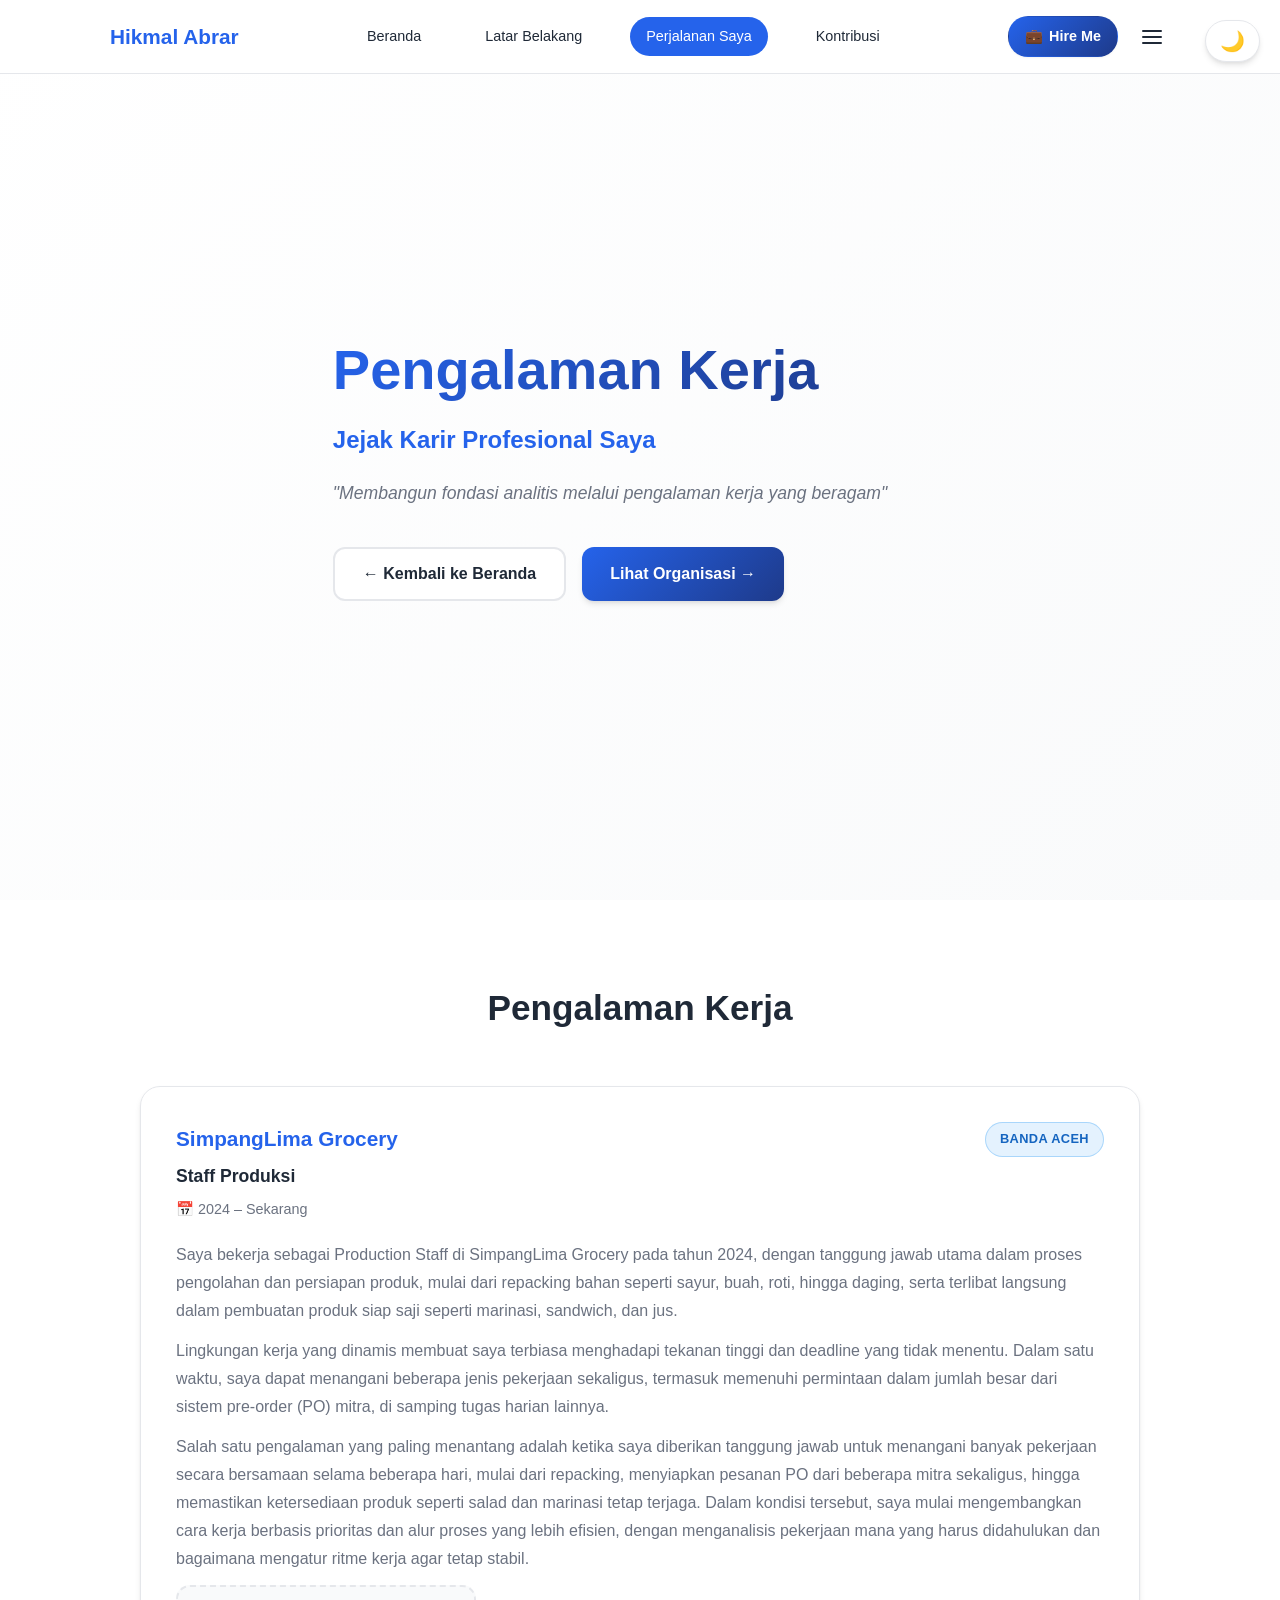
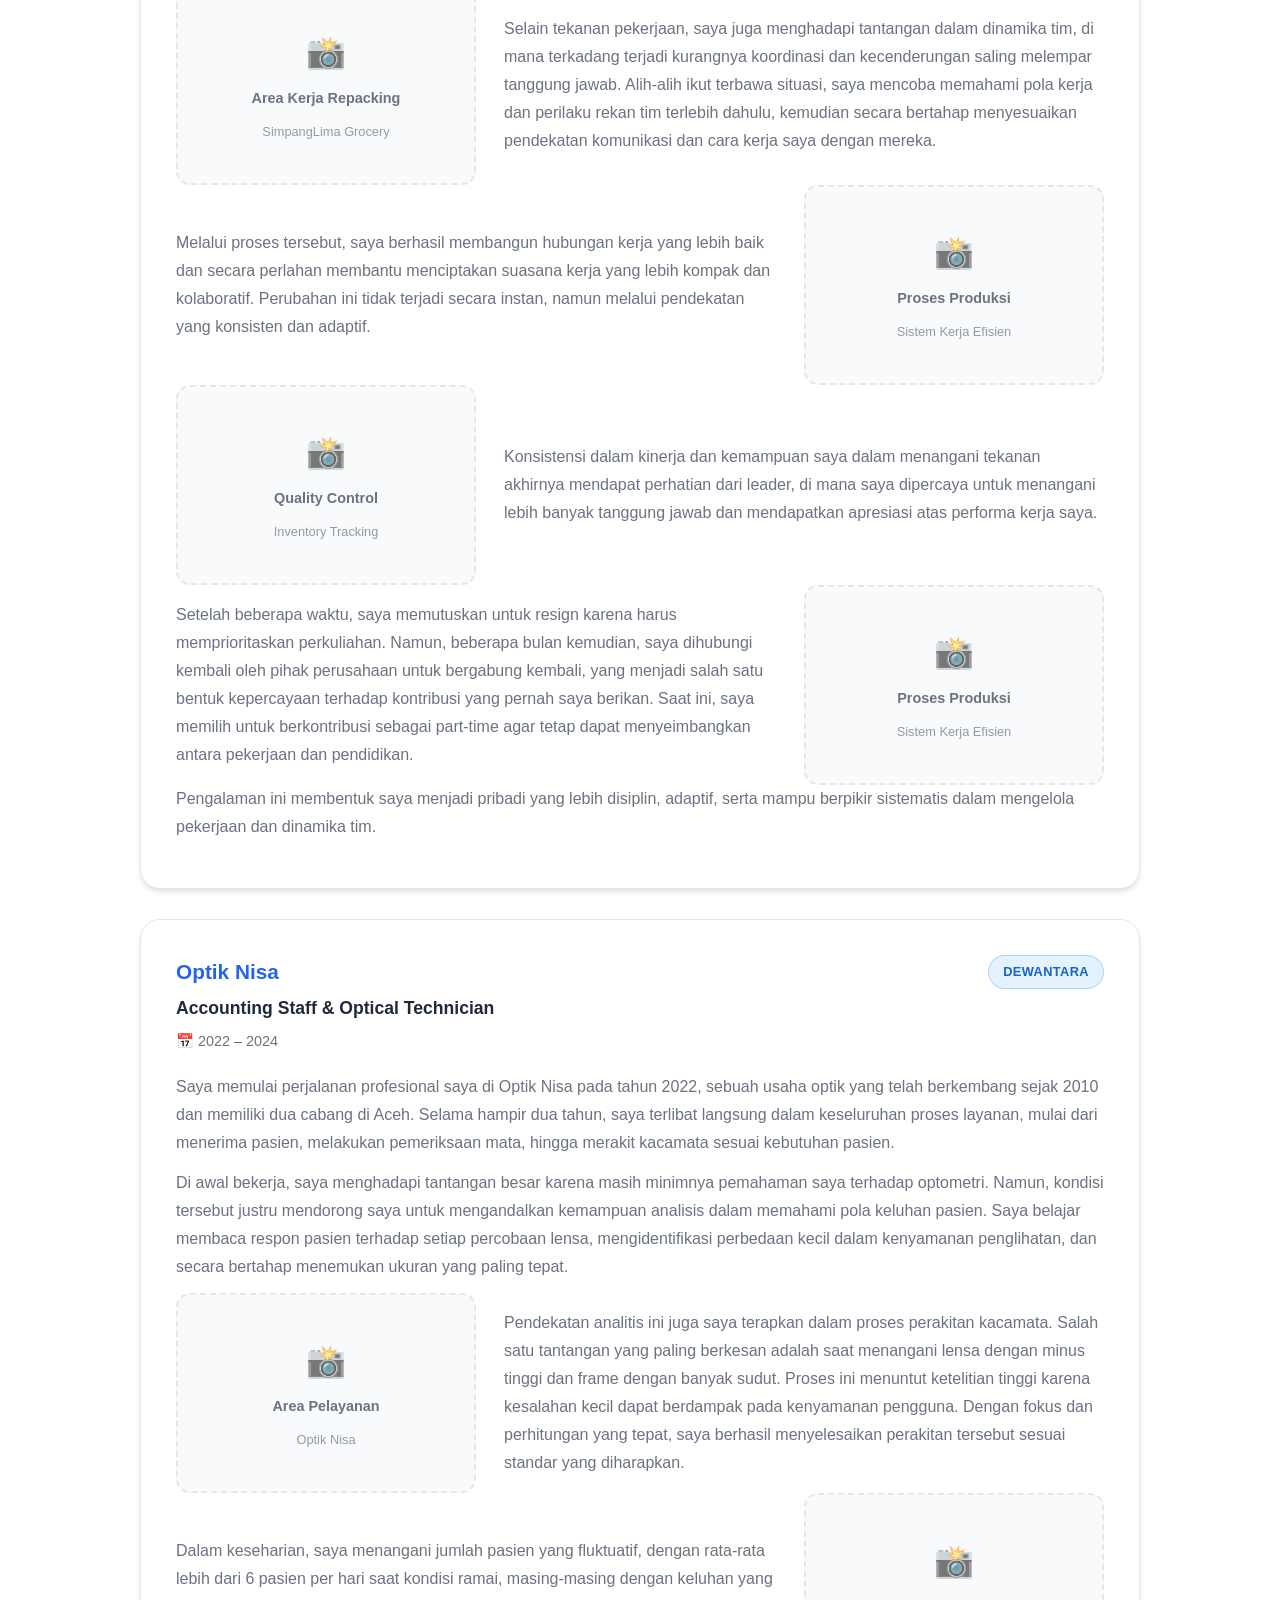
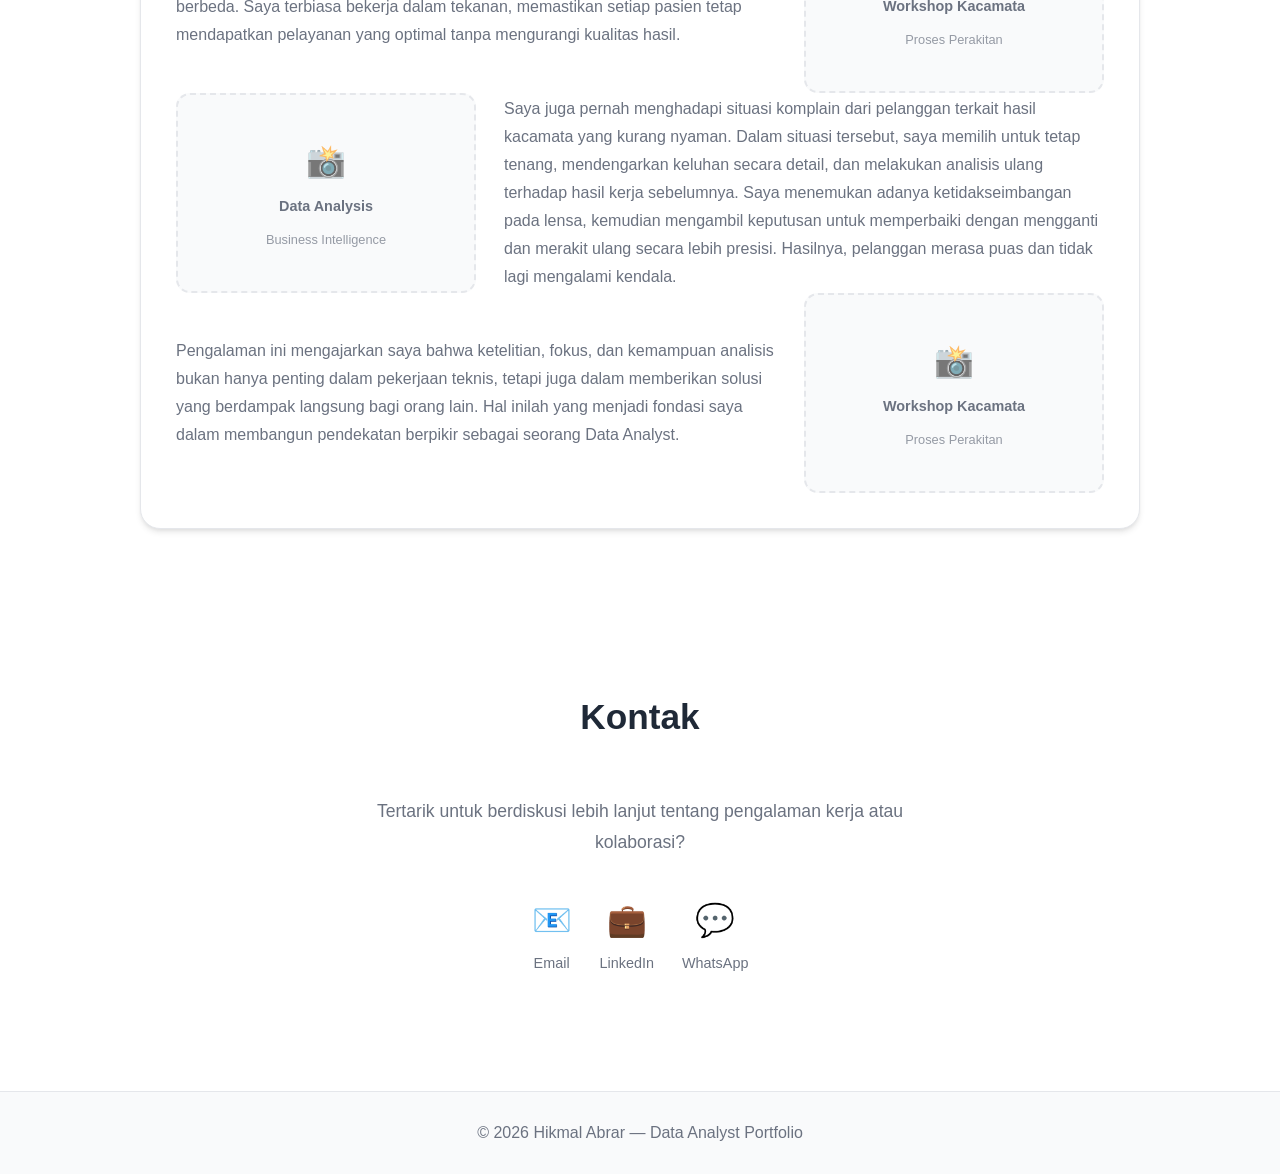
<file: pengalaman_kerja.html>
<!DOCTYPE html>
<html lang="id">
<head>
<meta charset="UTF-8">
<meta name="viewport" content="width=device-width, initial-scale=1.0">
<title>Pengalaman Kerja - Hikmal Abrar</title>
<meta name="description" content="Pengalaman kerja Hikmal Abrar - Data Analyst">
<link rel="icon" type="image/svg+xml" href="data:image/svg+xml,<svg xmlns='http://www.w3.org/2000/svg' viewBox='0 0 100 100'><text y='.9em' font-size='90'>📊</text></svg>">
<link rel="stylesheet" href="style.css">
<meta property="og:title" content="Pengalaman Kerja — Hikmal Abrar">
<meta property="og:description" content="Portfolio Hikmal Abrar — Data Analyst yang mengubah data menjadi wawasan jelas dan dapat ditindaklanjuti.">
<meta property="og:image" content="https://i.imgur.com/Rub0ZQ6.png">
<meta property="og:type" content="website">
<meta name="twitter:card" content="summary_large_image">
</head>
<body>

<div class="loading-screen" id="loadingScreen"><div class="loader"></div></div>
<div class="scroll-progress" id="scrollProgress"></div>
<button class="theme-toggle" onclick="toggleTheme()" aria-label="Toggle theme" id="themeBtn">🌙</button>

<!-- ===== HEADER NAVIGATION ===== -->
<header class="header-nav">
  <div class="container">
    <nav class="nav-menu">
      <div class="nav-brand">
        <a href="index.html" class="brand-link">Hikmal Abrar</a>
      </div>
      <ul class="nav-list">
        <li class="nav-item-dropdown">
          <a href="index.html" class="nav-item " data-nav="home">Beranda</a>
          <div class="dropdown-submenu">
            <a href="index.html#about" class="dropdown-item">Tentang Saya</a>
            <a href="index.html#skills" class="dropdown-item">Skills</a>
            <a href="index.html#projects" class="dropdown-item">Proyek</a>
            <a href="index.html#contact" class="dropdown-item">Kontak</a>
          </div>
        </li>
        <li class="nav-item-dropdown">
          <a href="#" class="nav-item " data-nav="edu">Latar Belakang</a>
          <div class="dropdown-submenu">
            <a href="pendidikan.html" class="dropdown-item">Pendidikan Formal</a>
            <a href="sertifikasi_pelatihan.html" class="dropdown-item">Sertifikasi &amp; Pelatihan</a>
          </div>
        </li>
        <li class="nav-item-dropdown">
          <a href="#" class="nav-item active" data-nav="exp">Perjalanan Saya</a>
          <div class="dropdown-submenu">
            <a href="pengalaman_kerja.html" class="dropdown-item">Pengalaman Kerja</a>
            <a href="volunteer.html" class="dropdown-item">Volunteer</a>
          </div>
        </li>
        <li class="nav-item-dropdown">
          <a href="#" class="nav-item " data-nav="org">Kontribusi</a>
          <div class="dropdown-submenu">
            <a href="organisasi.html" class="dropdown-item">Organisasi</a>
            <a href="organisasi.html#community" class="dropdown-item">Komunitas</a>
          </div>
        </li>
      </ul>
      <div class="nav-controls">
        <a href="https://wa.me/6282179736557?text=Hi%20Hikmal,%20I%20would%20like%20to%20hire%20you%20for%20a%20project"
           class="btn btn-hire" target="_blank" title="Hire Me via WhatsApp">
          <span>💼</span> Hire Me
        </a>
        <div class="hamburger-menu">
          <button class="hamburger-btn" id="hamburgerBtn" aria-label="Menu">
            <span class="hamburger-line"></span>
            <span class="hamburger-line"></span>
            <span class="hamburger-line"></span>
          </button>
          <div class="dropdown-menu" id="dropdownMenu">
            <div class="dropdown-section">
              <h4 class="dropdown-title">Bahasa / Language</h4>
              <div class="lang-options">
                <button class="lang-option" data-lang="id">🇮🇩 Indonesia</button>
                <button class="lang-option" data-lang="en">🇬🇧 English</button>
                <button class="lang-option" data-lang="ja">🇯🇵 日本語</button>
              </div>
            </div>
            <div class="dropdown-section">
              <h4 class="dropdown-title">Halaman</h4>
              <a href="index.html" class="dropdown-item">Beranda</a>
              <a href="pendidikan.html" class="dropdown-item">Pendidikan</a>
              <a href="pengalaman_kerja.html" class="dropdown-item">Pengalaman Kerja</a>
              <a href="volunteer.html" class="dropdown-item">Volunteer</a>
              <a href="organisasi.html" class="dropdown-item">Organisasi</a>
              <a href="sertifikasi_pelatihan.html" class="dropdown-item">Sertifikasi</a>
            </div>
            <div class="dropdown-section">
              <h4 class="dropdown-title">Aksi Cepat</h4>
              <a href="https://drive.google.com/file/d/1S7kXNs9U4jVXm8Y3dfDk3zoFatZHrOvW/view?usp=sharing" class="dropdown-item" target="_blank">Download CV</a>
              <a href="index.html#contact" class="dropdown-item">Hubungi Saya</a>
            </div>
          </div>
        </div>
      </div>
    </nav>
  </div>
</header>

<!-- ===== HERO ===== -->
<section class="hero">
  <div class="container">
    <div class="hero-content fade-in-up">
      <div class="hero-text">
        <h1>Pengalaman Kerja</h1>
        <div class="role">Jejak Karir Profesional Saya</div>
        <div class="tagline">"Membangun fondasi analitis melalui pengalaman kerja yang beragam"</div>
        <div class="hero-buttons">
          <a href="index.html" class="btn btn-secondary">← Kembali ke Beranda</a>
          <a href="organisasi.html" class="btn btn-primary">Lihat Organisasi →</a>
        </div>
      </div>
    </div>
  </div>
</section>

<!-- ===== EXPERIENCE ===== -->
<section class="section" id="experience">
  <div class="container">
    <h2 class="section-title">Pengalaman Kerja</h2>

    <!-- SimpangLima Grocery -->
    <div class="card fade-in-up" style="margin-bottom:30px">
      <div class="card-header">
        <div>
          <div class="card-company">SimpangLima Grocery</div>
          <div class="card-title">Staff Produksi</div>
          <div class="card-period">📅 2024 – Sekarang</div>
        </div>
        <span class="badge badge-completed-blue">Banda Aceh</span>
      </div>
      <p class="card-desc">Saya bekerja sebagai Production Staff di SimpangLima Grocery pada tahun 2024, dengan tanggung jawab utama dalam proses pengolahan dan persiapan produk, mulai dari repacking bahan seperti sayur, buah, roti, hingga daging, serta terlibat langsung dalam pembuatan produk siap saji seperti marinasi, sandwich, dan jus.</p>
      <p class="card-desc">Lingkungan kerja yang dinamis membuat saya terbiasa menghadapi tekanan tinggi dan deadline yang tidak menentu. Dalam satu waktu, saya dapat menangani beberapa jenis pekerjaan sekaligus, termasuk memenuhi permintaan dalam jumlah besar dari sistem pre-order (PO) mitra, di samping tugas harian lainnya.</p>
      <p class="card-desc">Salah satu pengalaman yang paling menantang adalah ketika saya diberikan tanggung jawab untuk menangani banyak pekerjaan secara bersamaan selama beberapa hari, mulai dari repacking, menyiapkan pesanan PO dari beberapa mitra sekaligus, hingga memastikan ketersediaan produk seperti salad dan marinasi tetap terjaga. Dalam kondisi tersebut, saya mulai mengembangkan cara kerja berbasis prioritas dan alur proses yang lebih efisien, dengan menganalisis pekerjaan mana yang harus didahulukan dan bagaimana mengatur ritme kerja agar tetap stabil.</p>

      <!-- Zigzag photos -->
      
        <div class="zz-item">
          <div class="zz-photo">
            <!-- ganti dengan: <img src="foto.jpg" alt="Area Kerja"> -->
            <div class="ph-icon">📸</div>
            <div class="ph-text">Area Kerja Repacking</div>
            <div class="ph-sub">SimpangLima Grocery</div>
          </div>
          <p class="zz-caption">Selain tekanan pekerjaan, saya juga menghadapi tantangan dalam dinamika tim, di mana terkadang terjadi kurangnya koordinasi dan kecenderungan saling melempar tanggung jawab. Alih-alih ikut terbawa situasi, saya mencoba memahami pola kerja dan perilaku rekan tim terlebih dahulu, kemudian secara bertahap menyesuaikan pendekatan komunikasi dan cara kerja saya dengan mereka.</p>
        </div>

        <div class="zz-item reverse">
          <div class="zz-photo">
            <div class="ph-icon">📸</div>
            <div class="ph-text">Proses Produksi</div>
            <div class="ph-sub">Sistem Kerja Efisien</div>
          </div>
          <p class="zz-caption">Melalui proses tersebut, saya berhasil membangun hubungan kerja yang lebih baik dan secara perlahan membantu menciptakan suasana kerja yang lebih kompak dan kolaboratif. Perubahan ini tidak terjadi secara instan, namun melalui pendekatan yang konsisten dan adaptif.</p>
        </div>

        <div class="zz-item">
          <div class="zz-photo">
            <div class="ph-icon">📸</div>
            <div class="ph-text">Quality Control</div>
            <div class="ph-sub">Inventory Tracking</div>
          </div>
          <p class="zz-caption">Konsistensi dalam kinerja dan kemampuan saya dalam menangani tekanan akhirnya mendapat perhatian dari leader, di mana saya dipercaya untuk menangani lebih banyak tanggung jawab dan mendapatkan apresiasi atas performa kerja saya.</p>
        </div>

        <div class="zz-item reverse">
          <div class="zz-photo">
            <div class="ph-icon">📸</div>
            <div class="ph-text">Proses Produksi</div>
            <div class="ph-sub">Sistem Kerja Efisien</div>
          </div>
          <p class="zz-caption">Setelah beberapa waktu, saya memutuskan untuk resign karena harus memprioritaskan perkuliahan. Namun, beberapa bulan kemudian, saya dihubungi kembali oleh pihak perusahaan untuk bergabung kembali, yang menjadi salah satu bentuk kepercayaan terhadap kontribusi yang pernah saya berikan. Saat ini, saya memilih untuk berkontribusi sebagai part-time agar tetap dapat menyeimbangkan antara pekerjaan dan pendidikan.</p>
        </div>

      <p class="card-desc">Pengalaman ini membentuk saya menjadi pribadi yang lebih disiplin, adaptif, serta mampu berpikir sistematis dalam mengelola pekerjaan dan dinamika tim.</p>
    
      
    </div>

    <!-- Optik Nisa -->
    <div class="card fade-in-up" style="margin-bottom:0">
      <div class="card-header">
        <div>
          <div class="card-company">Optik Nisa</div>
          <div class="card-title">Accounting Staff &amp; Optical Technician</div>
          <div class="card-period">📅 2022 – 2024</div>
        </div>
        <span class="badge badge-completed-blue">Dewantara</span>
      </div>
      <p class="card-desc">Saya memulai perjalanan profesional saya di Optik Nisa pada tahun 2022, sebuah usaha optik yang telah berkembang sejak 2010 dan memiliki dua cabang di Aceh. Selama hampir dua tahun, saya terlibat langsung dalam keseluruhan proses layanan, mulai dari menerima pasien, melakukan pemeriksaan mata, hingga merakit kacamata sesuai kebutuhan pasien.</p>
      <p class="card-desc">Di awal bekerja, saya menghadapi tantangan besar karena masih minimnya pemahaman saya terhadap optometri. Namun, kondisi tersebut justru mendorong saya untuk mengandalkan kemampuan analisis dalam memahami pola keluhan pasien. Saya belajar membaca respon pasien terhadap setiap percobaan lensa, mengidentifikasi perbedaan kecil dalam kenyamanan penglihatan, dan secara bertahap menemukan ukuran yang paling tepat.</p>
      <p class="card-desc"></p>

        <div class="zz-item">
          <div class="zz-photo">
            <div class="ph-icon">📸</div>
            <div class="ph-text">Area Pelayanan</div>
            <div class="ph-sub">Optik Nisa</div>
          </div>
          <p class="zz-caption">Pendekatan analitis ini juga saya terapkan dalam proses perakitan kacamata. Salah satu tantangan yang paling berkesan adalah saat menangani lensa dengan minus tinggi dan frame dengan banyak sudut. Proses ini menuntut ketelitian tinggi karena kesalahan kecil dapat berdampak pada kenyamanan pengguna. Dengan fokus dan perhitungan yang tepat, saya berhasil menyelesaikan perakitan tersebut sesuai standar yang diharapkan.</p>
        </div>

        <div class="zz-item reverse">
          <div class="zz-photo">
            <div class="ph-icon">📸</div>
            <div class="ph-text">Workshop Kacamata</div>
            <div class="ph-sub">Proses Perakitan</div>
          </div>
          <p class="zz-caption">Dalam keseharian, saya menangani jumlah pasien yang fluktuatif, dengan rata-rata lebih dari 6 pasien per hari saat kondisi ramai, masing-masing dengan keluhan yang berbeda. Saya terbiasa bekerja dalam tekanan, memastikan setiap pasien tetap mendapatkan pelayanan yang optimal tanpa mengurangi kualitas hasil.</p>
        </div>

        <div class="zz-item">
          <div class="zz-photo">
            <div class="ph-icon">📸</div>
            <div class="ph-text">Data Analysis</div>
            <div class="ph-sub">Business Intelligence</div>
          </div>
          <p class="zz-caption">Saya juga pernah menghadapi situasi komplain dari pelanggan terkait hasil kacamata yang kurang nyaman. Dalam situasi tersebut, saya memilih untuk tetap tenang, mendengarkan keluhan secara detail, dan melakukan analisis ulang terhadap hasil kerja sebelumnya. Saya menemukan adanya ketidakseimbangan pada lensa, kemudian mengambil keputusan untuk memperbaiki dengan mengganti dan merakit ulang secara lebih presisi. Hasilnya, pelanggan merasa puas dan tidak lagi mengalami kendala.</p>
        </div>


        <div class="zz-item reverse">
          <div class="zz-photo">
            <div class="ph-icon">📸</div>
            <div class="ph-text">Workshop Kacamata</div>
            <div class="ph-sub">Proses Perakitan</div>
          </div>
          <p class="zz-caption">Pengalaman ini mengajarkan saya bahwa ketelitian, fokus, dan kemampuan analisis bukan hanya penting dalam pekerjaan teknis, tetapi juga dalam memberikan solusi yang berdampak langsung bagi orang lain. Hal inilah yang menjadi fondasi saya dalam membangun pendekatan berpikir sebagai seorang Data Analyst.</p>
        </div>
  </div>
</section>

<!-- ===== CONTACT ===== -->
<section class="section" id="contact">
  <div class="container">
    <h2 class="section-title">Kontak</h2>
    <div class="contact-content fade-in-up">
      <p class="about-text">Tertarik untuk berdiskusi lebih lanjut tentang pengalaman kerja atau kolaborasi?</p>
      <div class="contact-links">
        <a href="mailto:hikmal393@gmail.com" class="contact-link">
          <span class="contact-icon">📧</span>
          <span class="contact-label">Email</span>
        </a>
        <a href="https://linkedin.com/in/hikmalabrar" class="contact-link" target="_blank">
          <span class="contact-icon">💼</span>
          <span class="contact-label">LinkedIn</span>
        </a>
        <a href="https://wa.me/6282179736557" class="contact-link" target="_blank">
          <span class="contact-icon">💬</span>
          <span class="contact-label">WhatsApp</span>
        </a>
      </div>
    </div>
  </div>
</section>

<!-- ===== FOOTER ===== -->
<footer class="footer">
  <div class="container">
    <p>© 2026 Hikmal Abrar — Data Analyst Portfolio</p>
  </div>
</footer>

<script>
// ===== SHARED SCRIPT =====
function toggleTheme(){
  const html=document.documentElement, btn=document.getElementById('themeBtn');
  if(html.getAttribute('data-theme')==='dark'){
    html.removeAttribute('data-theme'); btn.textContent='🌙'; localStorage.setItem('theme','light');
  } else {
    html.setAttribute('data-theme','dark'); btn.textContent='☀️'; localStorage.setItem('theme','dark');
  }
}

document.addEventListener('DOMContentLoaded',function(){
  const saved=localStorage.getItem('theme'), btn=document.getElementById('themeBtn');
  if(saved==='dark'){document.documentElement.setAttribute('data-theme','dark');btn.textContent='☀️';}
  setTimeout(()=>document.getElementById('loadingScreen').classList.add('hidden'),600);

  window.addEventListener('scroll',function(){
    const t=window.pageYOffset, h=document.documentElement.scrollHeight-document.documentElement.clientHeight;
    document.getElementById('scrollProgress').style.width=(t/h*100)+'%';
  });

  const obs=new IntersectionObserver(entries=>{
    entries.forEach(e=>{if(e.isIntersecting)e.target.classList.add('visible');});
  },{threshold:.08,rootMargin:'0px 0px -40px 0px'});
  document.querySelectorAll('.fade-in-up').forEach(el=>obs.observe(el));

  const pbObs=new IntersectionObserver(entries=>{
    entries.forEach(e=>{
      if(e.isIntersecting)e.target.querySelectorAll('.progress-bar').forEach(bar=>{
        setTimeout(()=>bar.querySelector('.progress-fill').style.width=bar.dataset.skill+'%',200);
      });
    });
  },{threshold:.4});
  const sg=document.querySelector('.skills-grid');
  if(sg)pbObs.observe(sg);

  const hamburgerBtn=document.getElementById('hamburgerBtn'), dropdownMenu=document.getElementById('dropdownMenu');
  if(hamburgerBtn&&dropdownMenu){
    hamburgerBtn.addEventListener('click',function(){this.classList.toggle('active');dropdownMenu.classList.toggle('active');});
    document.addEventListener('click',function(e){
      if(!hamburgerBtn.contains(e.target)&&!dropdownMenu.contains(e.target)){
        hamburgerBtn.classList.remove('active');dropdownMenu.classList.remove('active');
      }
    });
    dropdownMenu.querySelectorAll('.dropdown-item').forEach(item=>{
      item.addEventListener('click',function(){hamburgerBtn.classList.remove('active');dropdownMenu.classList.remove('active');});
    });
  }

  const T={
    id:{home:'Beranda',edu:'Latar Belakang',exp:'Perjalanan Saya',org:'Kontribusi'},
    en:{home:'Home',edu:'Background',exp:'My Journey',org:'Contributions'},
    ja:{home:'ホーム',edu:'学歴・資格',exp:'私の旅',org:'貢献活動'}
  };
  const NAV_MAP={home:'home',edu:'edu',exp:'exp',org:'org'};
  function updateLang(lang){
    const t=T[lang]; if(!t)return;
    document.querySelectorAll('[data-nav]').forEach(el=>{
      const k=el.getAttribute('data-nav');
      if(t[k])el.textContent=t[k];
    });
  }
  const langOpts=document.querySelectorAll('.lang-option');
  langOpts.forEach(opt=>{
    opt.addEventListener('click',function(){
      const lang=this.getAttribute('data-lang');
      localStorage.setItem('selectedLanguage',lang);
      updateLang(lang); document.documentElement.lang=lang;
      langOpts.forEach(o=>o.classList.remove('active')); this.classList.add('active');
      const hb=document.getElementById('hamburgerBtn'), dm=document.getElementById('dropdownMenu');
      if(hb)hb.classList.remove('active'); if(dm)dm.classList.remove('active');
    });
  });
  const sl=localStorage.getItem('selectedLanguage')||'id';
  const ao=document.querySelector(`.lang-option[data-lang="${sl}"]`);
  if(ao)ao.classList.add('active');
  updateLang(sl);

  document.querySelectorAll('a[href^="#"]').forEach(a=>{
    a.addEventListener('click',function(e){
      const href=this.getAttribute('href'); if(href==='#')return;
      e.preventDefault();
      const t=document.querySelector(href); if(t)t.scrollIntoView({behavior:'smooth',block:'start'});
    });
  });
});
</script>

</body>
</html>
</file>
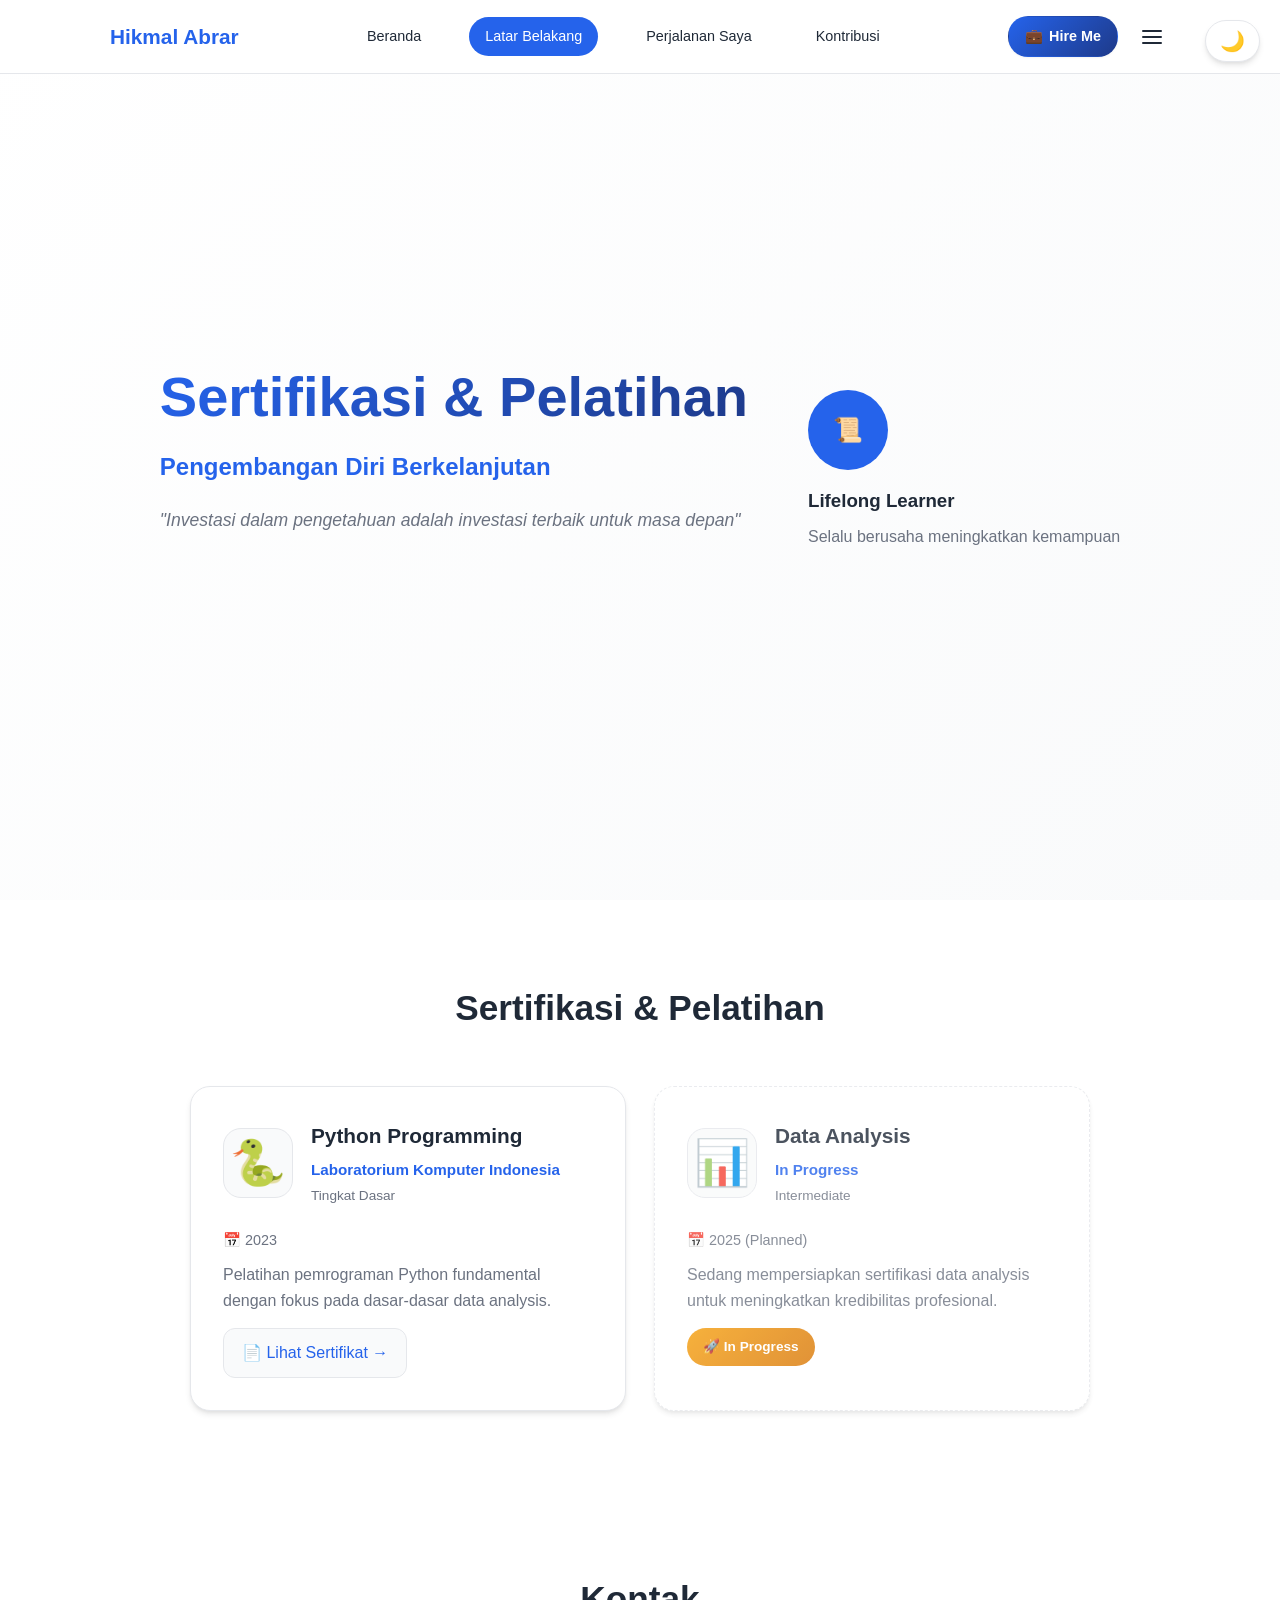
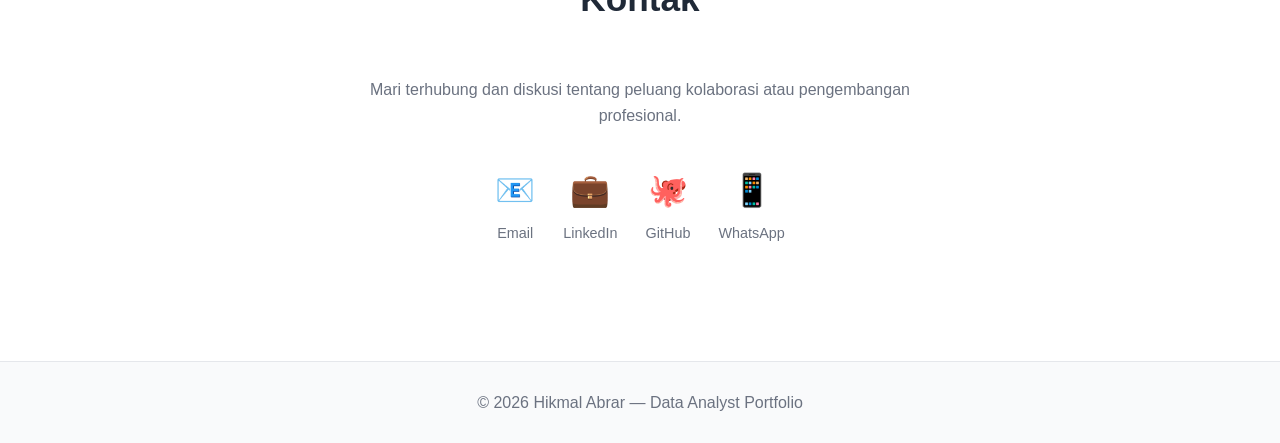
<file: sertifikasi_pelatihan.html>
<!DOCTYPE html>
<html lang="id">
<head>
<meta charset="UTF-8">
<meta name="viewport" content="width=device-width, initial-scale=1.0">
<title>Sertifikasi & Pelatihan - Hikmal Abrar</title>
<meta name="description" content="Sertifikasi dan pelatihan yang telah diikuti oleh Hikmal Abrar - Data Analyst">
<link rel="icon" type="image/svg+xml" href="data:image/svg+xml,<svg xmlns='http://www.w3.org/2000/svg' viewBox='0 0 100 100'><text y='.9em' font-size='90'>📜</text></svg>">
<link rel="stylesheet" href="style.css">
<meta property="og:title" content="Sertifikasi & Pelatihan — Hikmal Abrar">
<meta property="og:description" content="Portfolio Hikmal Abrar — Data Analyst yang mengubah data menjadi wawasan jelas dan dapat ditindaklanjuti.">
<meta property="og:image" content="https://i.imgur.com/Rub0ZQ6.png">
<meta property="og:type" content="website">
<meta name="twitter:card" content="summary_large_image">
</head>
<body>

<div class="loading-screen" id="loadingScreen"><div class="loader"></div></div>
<div class="scroll-progress" id="scrollProgress"></div>
<button class="theme-toggle" onclick="toggleTheme()" aria-label="Toggle theme" id="themeBtn">🌙</button>

<!-- ===== HEADER NAVIGATION ===== -->
<header class="header-nav">
  <div class="container">
    <nav class="nav-menu">
      <div class="nav-brand">
        <a href="index.html" class="brand-link">Hikmal Abrar</a>
      </div>
      <ul class="nav-list">
        <li class="nav-item-dropdown">
          <a href="index.html" class="nav-item " data-nav="home">Beranda</a>
          <div class="dropdown-submenu">
            <a href="index.html#about" class="dropdown-item">Tentang Saya</a>
            <a href="index.html#skills" class="dropdown-item">Skills</a>
            <a href="index.html#projects" class="dropdown-item">Proyek</a>
            <a href="index.html#contact" class="dropdown-item">Kontak</a>
          </div>
        </li>
        <li class="nav-item-dropdown">
          <a href="#" class="nav-item active" data-nav="edu">Latar Belakang</a>
          <div class="dropdown-submenu">
            <a href="pendidikan.html" class="dropdown-item">Pendidikan Formal</a>
            <a href="sertifikasi_pelatihan.html" class="dropdown-item">Sertifikasi &amp; Pelatihan</a>
          </div>
        </li>
        <li class="nav-item-dropdown">
          <a href="#" class="nav-item " data-nav="exp">Perjalanan Saya</a>
          <div class="dropdown-submenu">
            <a href="pengalaman_kerja.html" class="dropdown-item">Pengalaman Kerja</a>
            <a href="volunteer.html" class="dropdown-item">Volunteer</a>
          </div>
        </li>
        <li class="nav-item-dropdown">
          <a href="#" class="nav-item " data-nav="org">Kontribusi</a>
          <div class="dropdown-submenu">
            <a href="organisasi.html" class="dropdown-item">Organisasi</a>
            <a href="organisasi.html#community" class="dropdown-item">Komunitas</a>
          </div>
        </li>
      </ul>
      <div class="nav-controls">
        <a href="https://wa.me/6282179736557?text=Hi%20Hikmal,%20I%20would%20like%20to%20hire%20you%20for%20a%20project"
           class="btn btn-hire" target="_blank" title="Hire Me via WhatsApp">
          <span>💼</span> Hire Me
        </a>
        <div class="hamburger-menu">
          <button class="hamburger-btn" id="hamburgerBtn" aria-label="Menu">
            <span class="hamburger-line"></span>
            <span class="hamburger-line"></span>
            <span class="hamburger-line"></span>
          </button>
          <div class="dropdown-menu" id="dropdownMenu">
            <div class="dropdown-section">
              <h4 class="dropdown-title">Bahasa / Language</h4>
              <div class="lang-options">
                <button class="lang-option" data-lang="id">🇮🇩 Indonesia</button>
                <button class="lang-option" data-lang="en">🇬🇧 English</button>
                <button class="lang-option" data-lang="ja">🇯🇵 日本語</button>
              </div>
            </div>
            <div class="dropdown-section">
              <h4 class="dropdown-title">Halaman</h4>
              <a href="index.html" class="dropdown-item">Beranda</a>
              <a href="pendidikan.html" class="dropdown-item">Pendidikan</a>
              <a href="pengalaman_kerja.html" class="dropdown-item">Pengalaman Kerja</a>
              <a href="volunteer.html" class="dropdown-item">Volunteer</a>
              <a href="organisasi.html" class="dropdown-item">Organisasi</a>
              <a href="sertifikasi_pelatihan.html" class="dropdown-item">Sertifikasi</a>
            </div>
            <div class="dropdown-section">
              <h4 class="dropdown-title">Aksi Cepat</h4>
              <a href="https://drive.google.com/file/d/1S7kXNs9U4jVXm8Y3dfDk3zoFatZHrOvW/view?usp=sharing" class="dropdown-item" target="_blank">Download CV</a>
              <a href="index.html#contact" class="dropdown-item">Hubungi Saya</a>
            </div>
          </div>
        </div>
      </div>
    </nav>
  </div>
</header>

<!-- ===== HERO ===== -->
<section class="hero">
  <div class="container">
    <div class="hero-content fade-in-up">
      <div class="hero-text">
        <h1>Sertifikasi & Pelatihan</h1>
        <div class="role">Pengembangan Diri Berkelanjutan</div>
        <div class="tagline">"Investasi dalam pengetahuan adalah investasi terbaik untuk masa depan"</div>
      </div>
      <div>
        <div class="profile-card">
          <div class="profile-avatar">📜</div>
          <h3 style="color:var(--text)">Lifelong Learner</h3>
          <p style="color:var(--text-sec);margin-top:8px">Selalu berusaha meningkatkan kemampuan</p>
        </div>
      </div>
    </div>
  </div>
</section>

<!-- ===== CERTIFICATION ===== -->
<section class="section" id="certification">
  <div class="container">
    <h2 class="section-title">Sertifikasi & Pelatihan</h2>
    <div class="cert-grid fade-in-up">

      <div class="cert-card">
        <div class="cert-header">
          <div class="cert-icon-lg">🐍</div>
          <div>
            <div class="cert-title">Python Programming</div>
            <div class="cert-provider">Laboratorium Komputer Indonesia</div>
            <div class="cert-level">Tingkat Dasar</div>
          </div>
        </div>
        <div class="cert-period">📅 2023</div>
        <p class="cert-desc">Pelatihan pemrograman Python fundamental dengan fokus pada dasar-dasar data analysis.</p>
        <a href="https://drive.google.com/file/d/1GCPyxTZcdrnFpBpzwL2ZwAvJ1cY3B-dK/view?usp=sharing" target="_blank" class="cert-link">📄 Lihat Sertifikat →</a>
      </div>

      <div class="cert-card placeholder">
        <div class="cert-header">
          <div class="cert-icon-lg">📊</div>
          <div>
            <div class="cert-title">Data Analysis</div>
            <div class="cert-provider">In Progress</div>
            <div class="cert-level">Intermediate</div>
          </div>
        </div>
        <div class="cert-period">📅 2025 (Planned)</div>
        <p class="cert-desc">Sedang mempersiapkan sertifikasi data analysis untuk meningkatkan kredibilitas profesional.</p>
        <span class="status-badge">🚀 In Progress</span>
      </div>

    </div>
  </div>
</section>

<!-- ===== CONTACT ===== -->
<section class="section" id="contact">
  <div class="container">
    <h2 class="section-title">Kontak</h2>
    <div class="contact-content fade-in-up">
      <p style="color:var(--text-sec);margin-bottom:28px">Mari terhubung dan diskusi tentang peluang kolaborasi atau pengembangan profesional.</p>
      <div class="contact-links">
        <a href="mailto:hikmal393@gmail.com" class="contact-link">
          <div class="contact-icon">📧</div>
          <div class="contact-label">Email</div>
        </a>
        <a href="https://linkedin.com/in/hikmal-abrar" class="contact-link">
          <div class="contact-icon">💼</div>
          <div class="contact-label">LinkedIn</div>
        </a>
        <a href="https://github.com/hikmalabrar" class="contact-link">
          <div class="contact-icon">🐙</div>
          <div class="contact-label">GitHub</div>
        </a>
        <a href="https://wa.me/6282179736557" class="contact-link">
          <div class="contact-icon">📱</div>
          <div class="contact-label">WhatsApp</div>
        </a>
      </div>
    </div>
  </div>
</section>

<!-- ===== FOOTER ===== -->
<footer class="footer">
  <div class="container">
    <p>&copy; 2026 Hikmal Abrar — Data Analyst Portfolio</p>
  </div>
</footer>

<script>
// ===== SHARED SCRIPT =====
function toggleTheme(){
  const html=document.documentElement, btn=document.getElementById('themeBtn');
  if(html.getAttribute('data-theme')==='dark'){
    html.removeAttribute('data-theme'); btn.textContent='🌙'; localStorage.setItem('theme','light');
  } else {
    html.setAttribute('data-theme','dark'); btn.textContent='☀️'; localStorage.setItem('theme','dark');
  }
}

document.addEventListener('DOMContentLoaded',function(){
  const saved=localStorage.getItem('theme'), btn=document.getElementById('themeBtn');
  if(saved==='dark'){document.documentElement.setAttribute('data-theme','dark');btn.textContent='☀️';}
  setTimeout(()=>document.getElementById('loadingScreen').classList.add('hidden'),600);

  window.addEventListener('scroll',function(){
    const t=window.pageYOffset, h=document.documentElement.scrollHeight-document.documentElement.clientHeight;
    document.getElementById('scrollProgress').style.width=(t/h*100)+'%';
  });

  const obs=new IntersectionObserver(entries=>{
    entries.forEach(e=>{if(e.isIntersecting)e.target.classList.add('visible');});
  },{threshold:.08,rootMargin:'0px 0px -40px 0px'});
  document.querySelectorAll('.fade-in-up').forEach(el=>obs.observe(el));

  const pbObs=new IntersectionObserver(entries=>{
    entries.forEach(e=>{
      if(e.isIntersecting)e.target.querySelectorAll('.progress-bar').forEach(bar=>{
        setTimeout(()=>bar.querySelector('.progress-fill').style.width=bar.dataset.skill+'%',200);
      });
    });
  },{threshold:.4});
  const sg=document.querySelector('.skills-grid');
  if(sg)pbObs.observe(sg);

  const hamburgerBtn=document.getElementById('hamburgerBtn'), dropdownMenu=document.getElementById('dropdownMenu');
  if(hamburgerBtn&&dropdownMenu){
    hamburgerBtn.addEventListener('click',function(){this.classList.toggle('active');dropdownMenu.classList.toggle('active');});
    document.addEventListener('click',function(e){
      if(!hamburgerBtn.contains(e.target)&&!dropdownMenu.contains(e.target)){
        hamburgerBtn.classList.remove('active');dropdownMenu.classList.remove('active');
      }
    });
    dropdownMenu.querySelectorAll('.dropdown-item').forEach(item=>{
      item.addEventListener('click',function(){hamburgerBtn.classList.remove('active');dropdownMenu.classList.remove('active');});
    });
  }

  const T={
    id:{home:'Beranda',edu:'Latar Belakang',exp:'Perjalanan Saya',org:'Kontribusi'},
    en:{home:'Home',edu:'Background',exp:'My Journey',org:'Contributions'},
    ja:{home:'ホーム',edu:'学歴・資格',exp:'私の旅',org:'貢献活動'}
  };
  const NAV_MAP={home:'home',edu:'edu',exp:'exp',org:'org'};
  function updateLang(lang){
    const t=T[lang]; if(!t)return;
    document.querySelectorAll('[data-nav]').forEach(el=>{
      const k=el.getAttribute('data-nav');
      if(t[k])el.textContent=t[k];
    });
  }
  const langOpts=document.querySelectorAll('.lang-option');
  langOpts.forEach(opt=>{
    opt.addEventListener('click',function(){
      const lang=this.getAttribute('data-lang');
      localStorage.setItem('selectedLanguage',lang);
      updateLang(lang); document.documentElement.lang=lang;
      langOpts.forEach(o=>o.classList.remove('active')); this.classList.add('active');
      const hb=document.getElementById('hamburgerBtn'), dm=document.getElementById('dropdownMenu');
      if(hb)hb.classList.remove('active'); if(dm)dm.classList.remove('active');
    });
  });
  const sl=localStorage.getItem('selectedLanguage')||'id';
  const ao=document.querySelector(`.lang-option[data-lang="${sl}"]`);
  if(ao)ao.classList.add('active');
  updateLang(sl);

  document.querySelectorAll('a[href^="#"]').forEach(a=>{
    a.addEventListener('click',function(e){
      const href=this.getAttribute('href'); if(href==='#')return;
      e.preventDefault();
      const t=document.querySelector(href); if(t)t.scrollIntoView({behavior:'smooth',block:'start'});
    });
  });
});
</script>
</body>
</html>
</file>
<file: style.css>
*{margin:0;padding:0;box-sizing:border-box}
:root{
  --primary:#2563eb;--primary-dark:#1e3a8a;
  --text:#1f2937;--text-sec:#6b7280;
  --bg:#ffffff;--bg-sec:#f9fafb;--bg-card:#ffffff;
  --border:#e5e7eb;
  --sh-sm:0 1px 2px rgba(0,0,0,.05);
  --sh-md:0 4px 6px -1px rgba(0,0,0,.1),0 2px 4px -1px rgba(0,0,0,.06);
  --sh-lg:0 10px 15px -3px rgba(0,0,0,.1),0 4px 6px -2px rgba(0,0,0,.05);
}
[data-theme="dark"]{
  --text:#f9fafb;--text-sec:#d1d5db;
  --bg:#111827;--bg-sec:#1f2937;--bg-card:#1f2937;
  --border:#374151;
  --sh-sm:0 1px 2px rgba(0,0,0,.3);
  --sh-md:0 4px 6px -1px rgba(0,0,0,.3),0 2px 4px -1px rgba(0,0,0,.2);
  --sh-lg:0 10px 15px -3px rgba(0,0,0,.3),0 4px 6px -2px rgba(0,0,0,.2);
}
html{scroll-behavior:smooth}
body{font-family:-apple-system,BlinkMacSystemFont,'Inter','Segoe UI',Roboto,sans-serif;line-height:1.6;color:var(--text);background:var(--bg);transition:background .3s,color .3s}
.container{max-width:1100px;margin:0 auto;padding:0 20px}

/* SCROLL PROGRESS */
.scroll-progress{position:fixed;top:0;left:0;width:0;height:3px;background:linear-gradient(90deg,var(--primary),var(--primary-dark));z-index:9999;transition:width .1s}

/* LOADING */
.loading-screen{position:fixed;inset:0;background:var(--bg);display:flex;justify-content:center;align-items:center;z-index:10000;transition:opacity .5s}
.loading-screen.hidden{opacity:0;pointer-events:none}
.loader{width:50px;height:50px;border:3px solid var(--border);border-top-color:var(--primary);border-radius:50%;animation:spin 1s linear infinite}
@keyframes spin{to{transform:rotate(360deg)}}

/* THEME TOGGLE */
.theme-toggle{position:fixed;top:20px;right:20px;background:var(--bg-card);border:1px solid var(--border);border-radius:50px;padding:8px 14px;cursor:pointer;box-shadow:var(--sh-md);z-index:1000;font-size:20px;transition:all 0.4s cubic-bezier(0.4,0,0.2,1);display:flex;align-items:center;gap:6px}
.theme-toggle:hover{transform:translateY(-2px) scale(1.05);box-shadow:var(--sh-lg);border-color:var(--primary)}
.theme-toggle:active{transform:translateY(0) scale(0.95)}

/* Dark mode transition for all elements */
*{transition:background-color 0.3s cubic-bezier(0.4,0,0.2,1),color 0.3s cubic-bezier(0.4,0,0.2,1),border-color 0.3s cubic-bezier(0.4,0,0.2,1),box-shadow 0.3s cubic-bezier(0.4,0,0.2,1)!important}

/* Exclude certain elements from transition */
.loading-screen, .loader, ::before, ::after{transition:none!important}

/* Theme toggle animation */
@keyframes themeSwitch{0%{transform:rotate(0deg) scale(1)}50%{transform:rotate(180deg) scale(1.2)}100%{transform:rotate(360deg) scale(1)}}
.theme-toggle.switching{animation:themeSwitch 0.6s cubic-bezier(0.4,0,0.2,1)}

/* Dark mode specific styles */
[data-theme="dark"] .theme-toggle{background:var(--bg-sec);border-color:var(--primary)}
[data-theme="dark"] .theme-toggle:hover{box-shadow:0 8px 25px rgba(37,99,235,0.3)}

/* HERO */
.hero{min-height:100vh;display:flex;align-items:center;padding:80px 0;background:linear-gradient(135deg,var(--bg),var(--bg-sec)),url('data:image/svg+xml,<svg xmlns="http://www.w3.org/2000/svg" width="100" height="100" viewBox="0 0 100 100"><defs><pattern id="grid" width="10" height="10" patternUnits="userSpaceOnUse"><path d="M 10 0 L 0 0 0 10" fill="none" stroke="rgba(37,99,235,0.03)" stroke-width="0.5"/></pattern></defs><rect width="100" height="100" fill="url(%23grid)"/></svg>');background-size:100% 100%,10px 10px;background-position:center,0 0}
.hero-content{display:grid;grid-template-columns:1fr auto;gap:60px;align-items:center}
.hero-text h1{font-size:3.5rem;font-weight:800;line-height:1.1;margin-bottom:20px;background:linear-gradient(135deg,var(--primary),var(--primary-dark));-webkit-background-clip:text;-webkit-text-fill-color:transparent;background-clip:text}
.hero-text .role{font-size:1.5rem;color:var(--primary);margin-bottom:20px;font-weight:600}
.hero-text .tagline{font-size:1.1rem;color:var(--text-sec);margin-bottom:40px;font-style:italic}
.hero-buttons{display:flex;gap:16px;flex-wrap:wrap}
.btn{padding:12px 28px;border-radius:12px;text-decoration:none;font-weight:600;transition:all .3s;display:inline-flex;align-items:center;gap:8px;border:none;cursor:pointer;font-size:1rem;position:relative;overflow:hidden}
.btn-primary{background:linear-gradient(135deg,var(--primary),var(--primary-dark));color:#fff;box-shadow:var(--sh-md)}
.btn-primary:hover{transform:translateY(-2px);box-shadow:var(--sh-lg)}
.btn-secondary{background:var(--bg-card);color:var(--text);border:2px solid var(--border)}
.btn-secondary:hover{border-color:var(--primary);color:var(--primary);transform:translateY(-2px)}
.hero-photo-container {
  display: flex;
  justify-content: flex-end;
  align-items: center;
  padding-right: 20px;
  position: relative;
}


.profile-photo {
  width: 400px;
  height: 400px;
  border-radius: 20px;
  overflow: hidden;
  box-shadow: 0 12px 40px rgba(0,0,0,0.15);
  transition: transform 0.3s cubic-bezier(0.4,0,0.2,1);
  position: relative;
  z-index: 1;
}

.profile-photo:hover {
  transform: scale(1.03);
}

.profile-photo img {
  width: 100%;
  height: 100%;
  object-fit: cover;
}

.profile-avatar {
  width: 80px;
  height: 80px;
  border-radius: 50%;
  background: var(--primary);
  color: white;
  display: flex;
  align-items: center;
  justify-content: center;
  font-size: 1.5rem;
  font-weight: bold;
  margin-bottom: 16px;
}
.hero-nav{display:flex;flex-wrap:wrap;gap:12px;justify-content:center;margin-top:24px}
.nav-link{display:inline-flex;align-items:center;gap:6px;padding:10px 20px;background:var(--bg-card);border:1px solid var(--border);border-radius:25px;color:var(--text);text-decoration:none;font-weight:500;transition:all .3s;font-size:.9rem}
.nav-link:hover{background:var(--primary);color:#fff;transform:translateY(-2px);box-shadow:var(--sh-md);border-color:var(--primary)}

/* HEADER NAVIGATION */
.header-nav{position:fixed;top:0;left:0;right:0;z-index:1000;background:rgba(255,255,255,0.95);backdrop-filter:blur(10px);border-bottom:1px solid var(--border);transition:all .3s}
[data-theme="dark"] .header-nav{background:rgba(20,20,30,0.95)}
.nav-menu{display:flex;align-items:center;justify-content:space-between;padding:1rem 0}
.nav-brand .brand-link{font-size:1.3rem;font-weight:700;color:var(--primary);text-decoration:none;transition:color .3s;display:block}
.nav-brand .brand-link:hover{color:var(--primary-dark)}
.brand-subtitle{margin-top:4px}
.brand-subtitle .nav-item{font-size:0.9rem;color:var(--text-sec);font-weight:500;padding:4px 12px;background:var(--bg-sec);border-radius:12px;transition:all .3s}
.brand-subtitle .nav-item:hover{background:var(--primary);color:#fff;transform:translateY(-1px)}
.nav-list{display:flex;list-style:none;margin:0;padding:0;gap:2rem}
.nav-item{display:inline-flex;align-items:center;gap:6px;padding:8px 16px;color:var(--text);text-decoration:none;font-weight:500;border-radius:20px;transition:all .3s;font-size:.9rem;position:relative}
.nav-item:hover{background:var(--primary);color:#fff;transform:translateY(-1px)}
.nav-item.active{background:var(--primary);color:#fff}

/* Dropdown Menu */
.nav-item-dropdown{position:relative}
.nav-item-dropdown:hover .dropdown-submenu{opacity:1;visibility:visible;transform:translateY(0) translateX(0)}
.dropdown-submenu{position:absolute;top:100%;left:0;background:var(--bg-card);border:1px solid var(--border);border-radius:12px;box-shadow:var(--sh-lg);min-width:200px;opacity:0;visibility:hidden;transform:translateY(-15px) translateX(0);transition:opacity .3s ease,visibility .3s ease,transform .3s cubic-bezier(0.4,0,0.2,1);z-index:1000}
.dropdown-item{display:block;padding:12px 16px;color:var(--text);text-decoration:none;font-size:.85rem;transition:all .2s;border-bottom:1px solid rgba(0,0,0,0.05)}
.dropdown-item:last-child{border-bottom:none}
.dropdown-item:hover{background:var(--primary);color:#fff;transform:translateX(4px);padding-left:20px}

/* Hire Me Button */
.btn-hire{display:inline-flex;align-items:center;gap:6px;padding:8px 16px;background:linear-gradient(135deg,var(--primary),var(--primary-dark));color:#fff;text-decoration:none;font-weight:600;border-radius:20px;transition:all .3s;font-size:.9rem;box-shadow:var(--sh-sm);border:1px solid transparent}
.btn-hire:hover{background:linear-gradient(135deg,var(--primary-dark),#1e40af);color:#fff;transform:translateY(-2px);box-shadow:var(--sh-md);border-color:var(--primary-dark)}

/* Language toggle */
.nav-controls{display:flex;align-items:center;gap:1rem}
.lang-toggle{position:relative}
.lang-select{appearance:none;background:var(--bg-card);border:1px solid var(--border);border-radius:20px;padding:6px 12px 6px 36px;color:var(--text);font-size:.85rem;font-weight:500;cursor:pointer;transition:all 0.3s;position:relative;background-image:url('data:image/svg+xml,<svg xmlns="http://www.w3.org/2000/svg" viewBox="0 0 24 24" fill="none" stroke="currentColor" stroke-width="2" stroke-linecap="round" stroke-linejoin="round"><path d="m6 9 6 6 6-6"/></svg>');background-repeat:no-repeat;background-position:right 8px center;background-size:16px;padding-right:32px}
.lang-select:hover{border-color:var(--primary);transform:translateY(-1px)}
.lang-select:focus{outline:none;border-color:var(--primary);box-shadow:0 0 0 3px rgba(37,99,235,0.1)}
[data-theme="dark"] .lang-select{background:var(--bg-sec)}

/* Language flag indicators */
.lang-select option{padding:8px 12px;background:var(--bg-card);color:var(--text)}

/* HAMBURGER MENU */
.hamburger-menu{position:relative}
.hamburger-btn{background:none;border:none;cursor:pointer;padding:8px;display:flex;flex-direction:column;gap:4px;transition:all 0.3s;border-radius:8px}
.hamburger-btn:hover{background:var(--bg-card)}
.hamburger-line{width:20px;height:2px;background:var(--text);transition:all 0.3s;border-radius:2px}
.hamburger-btn.active .hamburger-line:nth-child(1){transform:rotate(45deg) translate(5px,5px)}
.hamburger-btn.active .hamburger-line:nth-child(2){opacity:0}
.hamburger-btn.active .hamburger-line:nth-child(3){transform:rotate(-45deg) translate(7px,-6px)}

.dropdown-menu{position:absolute;top:100%;right:0;background:var(--bg-card);border:1px solid var(--border);border-radius:12px;box-shadow:var(--sh-lg);min-width:250px;opacity:0;visibility:hidden;transform:translateY(-10px);transition:all 0.3s cubic-bezier(0.4,0,0.2,1);z-index:1000}
.dropdown-menu.active{opacity:1;visibility:visible;transform:translateY(0)}
.dropdown-section{padding:16px;border-bottom:1px solid var(--border)}
.dropdown-section:last-child{border-bottom:none}
.dropdown-title{font-size:0.85rem;font-weight:600;color:var(--text-sec);margin-bottom:12px;text-transform:uppercase;letter-spacing:0.5px}
.dropdown-item{display:block;padding:10px 12px;color:var(--text);text-decoration:none;border-radius:8px;transition:all 0.2s;font-size:0.9rem;margin-bottom:4px}
.dropdown-item:hover{background:var(--primary);color:#fff;transform:translateX(4px)}
.dropdown-item:last-child{margin-bottom:0}

/* Language options in dropdown */
.lang-options{display:flex;flex-direction:column;gap:4px}
.lang-option{display:flex;align-items:center;gap:8px;padding:8px 12px;background:var(--bg-card);border:1px solid var(--border);border-radius:8px;color:var(--text);text-decoration:none;font-size:0.85rem;cursor:pointer;transition:all 0.2s}
.lang-option:hover{background:var(--primary);color:#fff;border-color:var(--primary);transform:translateX(4px)}
.lang-option.active{background:var(--primary);color:#fff;border-color:var(--primary)}

/* Fix theme toggle position */
.theme-toggle{position:fixed;top:20px;right:20px;z-index:1001}

/* Mobile responsive */
@media (max-width:768px){
  .nav-menu{flex-direction:column;gap:1rem;padding:0.8rem 0}
  .nav-list{display:none}
  .nav-brand .brand-link{font-size:1.1rem}
  .brand-subtitle .nav-item{font-size:.8rem;padding:3px 8px}
  .nav-item{font-size:.85rem;padding:6px 12px}
  .btn-hire{font-size:.8rem;padding:6px 12px}
  .nav-controls{align-self:center;margin-top:0.5rem;gap:0.8rem}
  .dropdown-menu{position:fixed;top:70px;left:15px;right:15px;min-width:calc(100% - 30px);max-height:80vh;overflow-y:auto}
  .theme-toggle{top:15px;right:15px;padding:6px 12px;font-size:18px}
}

/* SECTIONS */
.section{padding:80px 0}
.section-alt{background:var(--bg-sec)}
.section-title{font-size:2.2rem;font-weight:700;text-align:center;margin-bottom:50px;color:var(--text)}

/* HERO */
.hero{padding:120px 0 80px;min-height:100vh;display:flex;align-items:center}
@media(max-width:768px){
  .hero{padding:100px 0 60px}
}

/* ABOUT */
.about-content{max-width:760px;margin:0 auto;text-align:center}
.about-text{font-size:1.1rem;line-height:1.8;color:var(--text-sec);margin-bottom:20px}
@media(max-width:768px){
  .about-text{font-size:1rem}
}

/* EDUCATION */
.education-grid{display:grid;gap:30px;max-width:900px;margin:0 auto}
.education-card{background:var(--bg-card);border-radius:20px;overflow:hidden;box-shadow:var(--sh-md);border:1px solid var(--border);display:grid;grid-template-columns:1fr 260px;transition:all .3s;position:relative}
.education-card::before{content:'';position:absolute;top:0;left:0;width:4px;height:100%;background:linear-gradient(180deg,var(--primary),var(--primary-dark));opacity:0;transition:opacity .3s}
.education-card:hover::before{opacity:1}
.education-card:hover{transform:translateY(-4px);box-shadow:var(--sh-lg)}
.education-content{padding:35px}
.education-title{font-size:1.6rem;font-weight:700;color:var(--text);margin-bottom:6px}
.education-school{font-size:1.1rem;color:var(--primary);font-weight:600;margin-bottom:4px}
.education-period{font-size:.9rem;color:var(--text-sec);margin-bottom:20px}
.education-desc{color:var(--text-sec);line-height:1.7;margin-bottom:16px}
.highlight-item{display:flex;align-items:flex-start;gap:10px;color:var(--text-sec);font-size:.95rem;margin-bottom:10px}
.education-media{background:var(--bg-sec);display:flex;align-items:center;justify-content:center;padding:20px;border-left:1px solid var(--border)}
.education-photo{width:100%;height:200px;border-radius:12px;overflow:hidden;box-shadow:var(--sh-md);border:1px solid var(--border)}
.education-photo img{width:100%;height:100%;object-fit:cover;transition:transform .3s}
.education-photo:hover{transform:translateY(-4px);box-shadow:var(--sh-lg)}
.education-photo:hover img{transform:scale(1.05)}
.media-placeholder{text-align:center;color:var(--text-sec)}
.ph-icon{font-size:2.5rem;margin-bottom:10px;opacity:.6}
.ph-text{font-size:1rem;font-weight:600;margin-bottom:4px}
.ph-sub{font-size:.85rem;opacity:.7}
@media(max-width:768px){
  .education-content{padding:25px}
  .education-title{font-size:1.3rem}
  .education-school{font-size:1rem}
  .education-period{font-size:0.85rem}
  .education-desc{font-size:0.95rem}
  .highlight-item{font-size:0.9rem}
}

/* CARDS shared */
.card{background:var(--bg-card);border-radius:20px;padding:35px;box-shadow:var(--sh-md);border:1px solid var(--border);margin-bottom:30px;position:relative;overflow:hidden;transition:all .3s;max-width:1000px;margin-left:auto;margin-right:auto}
.card::before{content:'';position:absolute;top:0;left:0;width:4px;height:100%;background:linear-gradient(180deg,var(--primary),var(--primary-dark));opacity:0;transition:opacity .3s}
.card:hover::before{opacity:1}
.card:hover{transform:translateY(-4px);box-shadow:var(--sh-lg)}
.card-header{display:flex;justify-content:space-between;align-items:flex-start;margin-bottom:20px;flex-wrap:wrap;gap:12px}
.card-company{font-size:1.3rem;font-weight:700;color:var(--primary);margin-bottom:6px}
.card-title{font-size:1.1rem;font-weight:600;color:var(--text);margin-bottom:8px}
.card-period{display:flex;align-items:center;gap:6px;color:var(--text-sec);font-size:.9rem}
.badge{padding:6px 14px;border-radius:20px;font-size:.8rem;font-weight:600;text-transform:uppercase;letter-spacing:.4px}
.badge-green{background:linear-gradient(135deg,#10b981,#059669);color:#fff}
.badge-gray{background:var(--bg-sec);color:var(--text-sec);border:1px solid var(--border)}
.badge-blue{background:linear-gradient(135deg,var(--primary),var(--primary-dark));color:#fff}
.badge-red{background:linear-gradient(135deg,#ef4444,#dc2626);color:#fff}
.card-desc{color:var(--text-sec);line-height:1.75;margin-bottom:12px}
@media(max-width:768px){
  .card-company{font-size:1.1rem}
  .card-title{font-size:1rem}
  .badge{font-size:0.75rem;padding:5px 12px}
}

/* ZIGZAG PHOTO LAYOUT */
.zigzag{margin-top:28px;padding-top:24px;border-top:1px solid var(--border);display:flex;flex-direction:column;gap:32px}
.zz-item{display:flex;align-items:center;gap:28px}
.zz-item.reverse{flex-direction:row-reverse}
.zz-photo{flex:0 0 300px;height:200px;border-radius:14px;border:2px dashed var(--border);background:var(--bg-sec);display:flex;flex-direction:column;align-items:center;justify-content:center;text-align:center;gap:8px;color:var(--text-sec);transition:all .3s}
.zz-photo:hover{border-color:var(--primary);transform:translateY(-2px);box-shadow:var(--sh-md)}
.zz-photo .ph-icon{font-size:2rem;opacity:.6;margin:0}
.zz-photo .ph-text{font-size:.9rem;font-weight:600}
.zz-photo .ph-sub{font-size:.8rem;opacity:.7}
.zz-caption{flex:1;color:var(--text-sec);line-height:1.75;font-size:1rem}
/* actual img inside .zz-photo slot */
.zz-photo img{width:100%;height:100%;object-fit:cover;border-radius:12px}
@media(max-width:768px){
  .zigzag{gap:24px}
  .zz-item{gap:20px}
}

/* ORG card */
.org-icon-wrap{font-size:2.8rem;margin-right:16px;flex-shrink:0}
.org-role{font-size:1.1rem;color:var(--primary);font-weight:600;margin-bottom:4px}
.org-header{display:flex;align-items:center;flex-wrap:wrap;gap:12px;margin-bottom:20px;padding-bottom:18px;border-bottom:1px solid var(--border)}
.org-info{flex:1}
.org-title{font-size:1.5rem;font-weight:700;color:var(--text);margin-bottom:4px}
.org-period{display:flex;align-items:center;gap:6px;color:var(--text-sec);font-size:.9rem}
.badge-active{background:rgba(76,175,80,.12);color:#2e7d32;border:1px solid rgba(76,175,80,.3);padding:6px 14px;border-radius:20px;font-size:.8rem;font-weight:600}
.badge-completed-blue{background:rgba(33,150,243,.12);color:#1565c0;border:1px solid rgba(33,150,243,.3);padding:6px 14px;border-radius:20px;font-size:.8rem;font-weight:600}
@media(max-width:768px){
  .org-icon-wrap{font-size:2.2rem}
  .org-title{font-size:1.3rem}
  .org-role{font-size:1rem}
}

/* CERT */
.cert-grid{display:grid;grid-template-columns:repeat(auto-fit,minmax(380px,1fr));gap:28px;max-width:900px;margin:0 auto}
.cert-card{background:var(--bg-card);border-radius:20px;padding:32px;box-shadow:var(--sh-md);border:1px solid var(--border);transition:all .3s;position:relative;overflow:hidden}
.cert-card.placeholder{opacity:.8;border-style:dashed}
.cert-card::before{content:'';position:absolute;top:0;left:0;width:4px;height:100%;background:linear-gradient(180deg,var(--primary),var(--primary-dark));opacity:0;transition:opacity .3s}
.cert-card:hover::before{opacity:1}
.cert-card:hover{transform:translateY(-4px);box-shadow:var(--sh-lg)}
.cert-header{display:flex;align-items:center;gap:18px;margin-bottom:22px}
.cert-icon-lg{font-size:2.8rem;width:70px;height:70px;display:flex;align-items:center;justify-content:center;background:var(--bg-sec);border-radius:18px;border:1px solid var(--border);flex-shrink:0}
@media(max-width:768px){
  .cert-grid{grid-template-columns:1fr}
  .cert-card{padding:24px}
  .cert-icon-lg{width:60px;height:60px;font-size:2.4rem}
}
.cert-title{font-size:1.3rem;font-weight:700;color:var(--text);margin-bottom:5px}
.cert-provider{font-size:.95rem;color:var(--primary);font-weight:600;margin-bottom:3px}
.cert-level{font-size:.85rem;color:var(--text-sec)}
.cert-period{display:flex;align-items:center;gap:6px;color:var(--text-sec);font-size:.9rem;margin-bottom:10px}
.cert-desc{color:var(--text-sec);line-height:1.65;margin-bottom:14px}
.cert-link{display:inline-flex;align-items:center;gap:8px;padding:11px 18px;background:var(--bg-sec);border:1px solid var(--border);border-radius:12px;color:var(--primary);text-decoration:none;font-weight:500;transition:all .3s}
.cert-link:hover{background:var(--primary);color:#fff;transform:translateY(-2px);box-shadow:var(--sh-md)}
.status-badge{display:inline-block;padding:8px 16px;border-radius:20px;font-size:.85rem;font-weight:600;background:linear-gradient(135deg,#f59e0b,#d97706);color:#fff}

/* VOLUNTEER */
.vol-card{background:var(--bg-card);border-radius:20px;padding:35px;box-shadow:var(--sh-md);border:2px solid var(--primary);margin-bottom:30px;position:relative;overflow:hidden;max-width:1000px;margin-left:auto;margin-right:auto}
.vol-card::after{content:'';position:absolute;top:0;left:0;width:100%;height:4px;background:linear-gradient(90deg,var(--primary),var(--primary-dark))}
.vol-header{display:flex;align-items:flex-start;gap:16px;margin-bottom:20px;flex-wrap:wrap}
.vol-icon{font-size:2.5rem;flex-shrink:0}
.vol-info{flex:1}
.vol-title{font-size:1.4rem;font-weight:700;color:var(--text);margin-bottom:5px}
.vol-org{font-size:1rem;color:var(--primary);font-weight:600;margin-bottom:4px}
.vol-period{display:flex;align-items:center;gap:6px;color:var(--text-sec);font-size:.9rem}
.vol-desc{color:var(--text-sec);line-height:1.75;margin-bottom:20px}
.impact-grid{display:grid;gap:12px;margin-bottom:24px}
.impact-item{display:flex;align-items:flex-start;gap:12px;padding:14px;background:var(--bg-sec);border-radius:12px;border:1px solid var(--border);transition:all .3s}
.impact-item:hover{transform:translateY(-2px);box-shadow:var(--sh-sm);border-color:var(--primary)}
.impact-icon{font-size:1.3rem;flex-shrink:0}
.impact-text{color:var(--text-sec);font-size:.9rem;line-height:1.5}
.impact-text strong{color:var(--text)}
.achievements-title{font-size:1.05rem;font-weight:600;color:var(--text);margin-bottom:16px;display:flex;align-items:center;gap:6px}
@media(max-width:768px){
  .vol-card{padding:25px}
  .vol-icon{font-size:2rem}
  .vol-title{font-size:1.2rem}
  .vol-org{font-size:0.95rem}
  .impact-item{padding:12px}
  .impact-icon{font-size:1.2rem}
  .impact-text{font-size:0.85rem}
}

/* SKILLS */
.skills-grid{display:grid;grid-template-columns:repeat(auto-fit,minmax(180px,1fr));gap:18px;max-width:800px;margin:0 auto}
.skill-badge{background:var(--bg-card);border:1px solid var(--border);border-radius:16px;padding:20px;text-align:center;box-shadow:var(--sh-sm);transition:all .3s;position:relative;overflow:hidden}
.skill-badge::before{content:'';position:absolute;top:0;left:-100%;width:100%;height:100%;background:linear-gradient(90deg,transparent,rgba(255,255,255,.15),transparent);transition:left .5s}
.skill-badge:hover::before{left:100%}
.skill-badge:hover{transform:translateY(-3px);box-shadow:var(--sh-md);border-color:var(--primary)}
.skill-icon{font-size:2rem;margin-bottom:8px}
.skill-name{font-weight:600;color:var(--text);margin-bottom:4px}
.skill-level{font-size:.85rem;color:var(--text-sec);margin-bottom:12px}
.progress-bar{width:100%;height:6px;background:var(--border);border-radius:3px;overflow:hidden}
.progress-fill{height:100%;background:linear-gradient(90deg,var(--primary),var(--primary-dark));border-radius:3px;width:0;transition:width 1.5s ease-out}

/* PROJECTS */
.project-card{background:var(--bg-card);border-radius:20px;padding:40px;box-shadow:var(--sh-md);border:1px solid var(--border);max-width:900px;margin:0 auto}
.project-header{display:grid;grid-template-columns:1fr 300px;gap:30px;align-items:start;margin-bottom:24px}
.project-title{font-size:1.8rem;font-weight:700;margin-bottom:16px;color:var(--text)}
.project-image{border-radius:16px;overflow:hidden;box-shadow:var(--sh-md);border:1px solid var(--border);transition:all .3s}
.project-image img{width:100%;height:200px;object-fit:cover;transition:transform .3s}
.project-image:hover{transform:translateY(-4px);box-shadow:var(--sh-lg)}
.project-image:hover img{transform:scale(1.05)}
.project-desc{font-size:1.1rem;color:var(--text-sec);margin-bottom:24px;line-height:1.65}
.kpi-box{background:var(--bg-sec);border-radius:12px;padding:20px;margin-bottom:22px}
.kpi-box h4{color:var(--primary);margin-bottom:12px}
.kpi-list{list-style:none;padding:0}
.kpi-list li{padding:6px 0;color:var(--text-sec)}
.project-link{display:inline-flex;align-items:center;gap:8px;color:var(--primary);text-decoration:none;font-weight:600;margin-bottom:22px;transition:gap .3s}
.project-link:hover{gap:14px}
.figma-embed{border-radius:16px;overflow:hidden;box-shadow:var(--sh-lg);margin:24px 0;border:1px solid var(--border);position:relative}
.figma-embed iframe{width:100%;height:450px;border:none}
.process-summary{background:var(--bg-sec);border-radius:14px;padding:28px;margin-top:22px}
.process-summary h3{font-size:1.2rem;margin-bottom:16px;color:var(--text)}
.process-list{list-style:none;padding:0}
.process-list li{padding:10px 0 10px 26px;position:relative;color:var(--text-sec)}
.process-list li::before{content:"✓";position:absolute;left:0;color:var(--primary);font-weight:700}
.status-note{background:linear-gradient(135deg,#10b981,#059669);color:#fff;padding:14px 18px;border-radius:12px;margin-top:16px;font-weight:500}

/* CONTACT */
.contact-content{text-align:center;max-width:560px;margin:0 auto}
.contact-links{display:flex;justify-content:center;gap:28px;margin:36px 0;flex-wrap:wrap}
.contact-link{display:flex;flex-direction:column;align-items:center;gap:6px;text-decoration:none;color:var(--text-sec);transition:all .3s}
.contact-link:hover{color:var(--primary);transform:translateY(-3px)}
.contact-icon{font-size:2rem}
.contact-label{font-size:.9rem}

/* FOOTER */
.footer{background:var(--bg-sec);padding:28px 0;text-align:center;border-top:1px solid var(--border);color:var(--text-sec)}
@media(max-width:768px){
  .footer{padding:20px 0}
  .footer p{font-size:0.9rem}
}

/* SMOOTH ANIMATIONS */
.fade-in-up{opacity:0;transform:translateY(30px) translateX(0);transition:all 0.8s cubic-bezier(0.4,0,0.2,1)}
.fade-in-up.visible{opacity:1;transform:translateY(0) translateX(0)}
.fade-in-left{opacity:0;transform:translateX(-30px);transition:all 0.8s cubic-bezier(0.4,0,0.2,1)}
.fade-in-left.visible{opacity:1;transform:translateX(0)}
.fade-in-right{opacity:0;transform:translateX(30px);transition:all 0.8s cubic-bezier(0.4,0,0.2,1)}
.fade-in-right.visible{opacity:1;transform:translateX(0)}
.fade-in-scale{opacity:0;transform:scale(0.9);transition:all 0.8s cubic-bezier(0.4,0,0.2,1)}
.fade-in-scale.visible{opacity:1;transform:scale(1)}

/* Staggered animations */
.stagger-item{transition:all 0.6s cubic-bezier(0.4,0,0.2,1)}
.stagger-item:nth-child(1){transition-delay:0.1s}
.stagger-item:nth-child(2){transition-delay:0.2s}
.stagger-item:nth-child(3){transition-delay:0.3s}
.stagger-item:nth-child(4){transition-delay:0.4s}
.stagger-item:nth-child(5){transition-delay:0.5s}

/* Enhanced hover animations */
.card{transition:all 0.4s cubic-bezier(0.4,0,0.2,1)}
.card:hover{transform:translateY(-8px);box-shadow:0 20px 40px rgba(0,0,0,0.1)}
[data-theme="dark"] .card:hover{box-shadow:0 20px 40px rgba(0,0,0,0.3)}

.btn{transition:all 0.3s cubic-bezier(0.4,0,0.2,1)}
.btn:hover{transform:translateY(-3px)}

.nav-item{transition:all 0.3s cubic-bezier(0.4,0,0.2,1)}

/* Loading animations */
@keyframes slideInFromTop{0%{transform:translateY(-100%);opacity:0}100%{transform:translateY(0);opacity:1}}
@keyframes slideInFromBottom{0%{transform:translateY(100%);opacity:0}100%{transform:translateY(0);opacity:1}}
@keyframes slideInFromLeft{0%{transform:translateX(-100%);opacity:0}100%{transform:translateX(0);opacity:1}}
@keyframes slideInFromRight{0%{transform:translateX(100%);opacity:0}100%{transform:translateX(0);opacity:1}}
@keyframes fadeIn{0%{opacity:0}100%{opacity:1}}
@keyframes scaleIn{0%{transform:scale(0);opacity:0}100%{transform:scale(1);opacity:1}}

/* Header animations */
.header-nav{animation:slideInFromTop 0.8s cubic-bezier(0.4,0,0.2,1)}

/* Hero animations — masuk dari kiri, diam di kiri */
.hero-text h1{
  animation:heroSlideLeft 0.9s cubic-bezier(0.22,1,0.36,1) both;
  animation-delay:0.1s;
  text-align:left;
}
.hero-text .role{
  animation:heroSlideLeft 0.9s cubic-bezier(0.22,1,0.36,1) both;
  animation-delay:0.25s;
  text-align:left;
}
.hero-text .tagline{
  animation:heroSlideLeft 0.9s cubic-bezier(0.22,1,0.36,1) both;
  animation-delay:0.4s;
  text-align:left;
}
.hero-buttons{
  animation:heroSlideLeft 0.9s cubic-bezier(0.22,1,0.36,1) both;
  animation-delay:0.55s;
  justify-content:flex-start;
}
.profile-card{animation:slideInFromRight 1.8s cubic-bezier(0.4,0,0.2,1)}
@keyframes heroSlideLeft{
  0%{opacity:0;transform:translateX(-60px)}
  100%{opacity:1;transform:translateX(0)}
}

/* Section title animations */
.section-title{animation:fadeIn 1s cubic-bezier(0.4,0,0.2,1)}

/* Scroll progress smooth animation */
.scroll-progress{transition:width 0.3s cubic-bezier(0.4,0,0.2,1)}

/* Theme toggle smooth rotation */
.theme-toggle{transition:transform 0.3s cubic-bezier(0.4,0,0.2,1)}
.theme-toggle:hover{transform:rotate(180deg)}

/* INTERACTIVE ELEMENTS */
.btn::before{content:'';position:absolute;top:0;left:-100%;width:100%;height:100%;background:linear-gradient(90deg,transparent,rgba(255,255,255,0.2),transparent);transition:left 0.5s}
.btn:hover::before{left:100%}

.btn-primary::after{content:'';position:absolute;top:50%;left:50%;width:0;height:0;border-radius:50%;background:rgba(255,255,255,0.3);transform:translate(-50%,-50%);transition:width 0.3s,height 0.3s}
.btn-primary:active::after{width:300px;height:300px}

.nav-item::before{content:'';position:absolute;bottom:0;left:50%;width:0;height:2px;background:var(--primary);transform:translateX(-50%);transition:width 0.3s}
.nav-item:hover::before{width:80%}

.card::after{content:'';position:absolute;top:-50%;left:-50%;width:200%;height:200%;background:radial-gradient(circle,rgba(255,255,255,0.1) 0%,transparent 70%);opacity:0;transition:opacity 0.3s,transform 0.3s;transform:scale(0.5);pointer-events:none}
.card:hover::after{opacity:1;transform:scale(1)}

.skill-badge::before{content:'';position:absolute;top:0;left:-100%;width:100%;height:100%;background:linear-gradient(90deg,transparent,rgba(255,255,255,0.15),transparent);transition:left 0.5s}
.skill-badge:hover::before{left:100%}

.profile-avatar{transition:transform 0.3s cubic-bezier(0.4,0,0.2,1)}
.profile-card:hover .profile-avatar{transform:scale(1.1)}

.project-link{position:relative;overflow:hidden}
.project-link::before{content:'';position:absolute;top:0;left:-100%;width:100%;height:100%;background:linear-gradient(90deg,transparent,rgba(37,99,235,0.1),transparent);transition:left 0.5s}
.project-link:hover::before{left:100%}

.contact-link{position:relative}
.contact-link::before{content:'';position:absolute;bottom:-2px;left:0;width:0;height:2px;background:var(--primary);transition:width 0.3s}
.contact-link:hover::before{width:100%}

/* Ripple effect */
.ripple{position:relative;overflow:hidden}
.ripple::before{content:'';position:absolute;top:50%;left:50%;width:0;height:0;border-radius:50%;background:rgba(255,255,255,0.3);transform:translate(-50%,-50%);transition:width 0.3s,height 0.3s}
.ripple:active::before{width:300px;height:300px}

/* Magnetic effect for buttons */
.magnetic{transition:transform 0.2s cubic-bezier(0.4,0,0.2,1)}

/* Glow effects */
.glow-on-hover{transition:all 0.3s cubic-bezier(0.4,0,0.2,1)}
.glow-on-hover:hover{box-shadow:0 0 20px rgba(37,99,235,0.4)}

/* Parallax scroll effect */
.parallax{transition:transform 0.5s cubic-bezier(0.4,0,0.2,1)}

/* SKELETON LOADING STATES */
.skeleton{background:linear-gradient(90deg, #f0f0f0 25%, #e0e0e0 50%, #f0f0f0 75%);background-size:200% 100%;animation:skeletonLoading 1.5s infinite;border-radius:8px}
[data-theme="dark"] .skeleton{background:linear-gradient(90deg, #2a2a2a 25%, #3a3a3a 50%, #2a2a2a 75%);background-size:200% 100%}
@keyframes skeletonLoading{0%{background-position:200% 0}100%{background-position:-200% 0}}

.skeleton-text{height:1rem;margin-bottom:0.5rem}
.skeleton-text.title{height:1.5rem;width:60%;margin-bottom:1rem}
.skeleton-text.subtitle{height:1.2rem;width:40%;margin-bottom:0.8rem}
.skeleton-text.paragraph{height:0.9rem;width:100%}
.skeleton-text.short{width:70%}
.skeleton-text.medium{width:85%}

.skeleton-card{height:200px;border-radius:12px;margin-bottom:20px}
.skeleton-avatar{width:60px;height:60px;border-radius:50%;margin-bottom:1rem}
.skeleton-button{height:40px;width:120px;border-radius:20px}
.skeleton-badge{height:24px;width:80px;border-radius:12px}

.skeleton-skill{height:80px;border-radius:12px}
.skeleton-project{height:300px;border-radius:16px}

/* Loading states for different sections */
.loading-skeleton .card{background:var(--bg-card);border:1px solid var(--border);border-radius:20px;padding:35px;margin-bottom:30px}
.loading-skeleton .card-header{display:flex;justify-content:space-between;margin-bottom:20px}
.loading-skeleton .card-content{display:flex;flex-direction:column;gap:12px}

/* Pulse animation for loading states */
@keyframes pulse{0%{opacity:1}50%{opacity:0.6}100%{opacity:1}}
.loading-pulse{animation:pulse 2s cubic-bezier(0.4,0,0.6,1) infinite}

/* Shimmer effect */
.shimmer{position:relative;overflow:hidden}
.shimmer::before{content:'';position:absolute;top:0;left:-100%;width:100%;height:100%;background:linear-gradient(90deg,transparent,rgba(255,255,255,0.3),transparent);animation:shimmer 2s infinite}
@keyframes shimmer{0%{left:-100%}100%{left:100%}}

/* Content reveal animation */
.content-reveal{opacity:0;transform:translateY(20px);transition:all 0.6s cubic-bezier(0.4,0,0.2,1)}
.content-reveal.revealed{opacity:1;transform:translateY(0)}

/* Staggered content reveal */
.stagger-reveal > *{opacity:0;transform:translateY(20px);transition:all 0.6s cubic-bezier(0.4,0,0.2,1)}
.stagger-reveal.revealed > *{opacity:1;transform:translateY(0)}
.stagger-reveal.revealed > *:nth-child(1){transition-delay:0.1s}
.stagger-reveal.revealed > *:nth-child(2){transition-delay:0.2s}
.stagger-reveal.revealed > *:nth-child(3){transition-delay:0.3s}
.stagger-reveal.revealed > *:nth-child(4){transition-delay:0.4s}
.stagger-reveal.revealed > *:nth-child(5){transition-delay:0.5s}

/* RESPONSIVE */
@media(max-width:768px){
  .hero-content{grid-template-columns:1fr;gap:36px;text-align:center}
  .hero-text{text-align:center}
  .hero-text h1{font-size:2.2rem}
  .hero-text .role{font-size:1.2rem}
  .hero-text .tagline{font-size:1rem}
  .hero-buttons{justify-content:center}
  .hero-photo-container{justify-content:center;padding-right:0}
  .profile-photo{width:280px;height:280px}
  .section{padding:60px 0}
  .section-title{font-size:1.8rem;margin-bottom:36px}
  .education-card{grid-template-columns:1fr}
  .education-media{border-left:none;border-top:1px solid var(--border)}
  .education-photo{height:180px}
  .zz-item,.zz-item.reverse{flex-direction:column;gap:20px}
  .zz-photo{flex:none;width:100%;height:200px}
  .zz-caption{font-size:0.95rem}
  .cert-grid{grid-template-columns:1fr}
  .card{padding:25px}
  .card-header{flex-direction:column;align-items:flex-start;gap:8px}
  .org-header{flex-direction:column;text-align:center;gap:12px}
  .org-icon-wrap{margin-right:0;margin-bottom:8px}
  .vol-header{flex-direction:column;gap:12px}
  .vol-icon{margin-bottom:8px}
  .skills-grid{grid-template-columns:repeat(auto-fit,minmax(140px,1fr));gap:14px}
  .skill-badge{padding:16px}
  .skill-icon{font-size:1.8rem}
  .project-card{padding:25px}
  .project-header{grid-template-columns:1fr;gap:20px}
  .project-title{font-size:1.4rem}
  .project-desc{font-size:1rem}
  .kpi-box{padding:16px}
  .kpi-list li{font-size:0.9rem}
  .figma-embed iframe{height:350px}
  .process-summary{padding:20px}
  .process-summary h3{font-size:1.1rem}
  .contact-links{gap:20px}
  .contact-icon{font-size:1.8rem}
  .contact-label{font-size:0.85rem}
  .btn{padding:10px 20px;font-size:0.9rem}
  .container{padding:0 16px}
}

@media(max-width:480px){
  .section{padding:50px 0}
  .section-title{font-size:1.6rem;margin-bottom:30px}
  .hero-text h1{font-size:1.8rem}
  .hero-text .role{font-size:1.1rem}
  .hero-text .tagline{font-size:0.95rem}
  .profile-photo{width:240px;height:240px}
  .card{padding:20px}
  .card-desc{font-size:0.95rem}
  .org-title{font-size:1.3rem}
  .org-role{font-size:1rem}
  .skills-grid{grid-template-columns:repeat(auto-fit,minmax(120px,1fr));gap:12px}
  .skill-badge{padding:14px}
  .skill-icon{font-size:1.6rem}
  .skill-name{font-size:0.9rem}
  .skill-level{font-size:0.8rem}
  .project-card{padding:20px}
  .project-title{font-size:1.2rem}
  .project-desc{font-size:0.95rem}
  .kpi-box{padding:14px}
  .kpi-list li{font-size:0.85rem;padding:4px 0}
  .figma-embed iframe{height:300px}
  .process-summary{padding:16px}
  .process-summary h3{font-size:1rem}
  .process-list li{font-size:0.9rem;padding:8px 0 8px 20px}
  .contact-links{gap:16px}
  .contact-icon{font-size:1.6rem}
  .contact-label{font-size:0.8rem}
  .btn{padding:8px 16px;font-size:0.85rem}
  .container{padding:0 14px}
  .dropdown-menu{top:65px;left:12px;right:12px;min-width:calc(100% - 24px)}
  .dropdown-section{padding:12px}
  .dropdown-title{font-size:0.8rem;margin-bottom:10px}
  .dropdown-item{font-size:0.85rem;padding:8px 10px}
  .lang-option{font-size:0.8rem;padding:6px 10px}
  .theme-toggle{top:12px;right:12px;padding:5px 10px;font-size:16px}
}

@media(max-width:360px){
  .hero-text h1{font-size:1.6rem}
  .hero-text .role{font-size:1rem}
  .hero-text .tagline{font-size:0.9rem}
  .profile-photo{width:200px;height:200px}
  .section-title{font-size:1.4rem}
  .skills-grid{grid-template-columns:1fr;gap:10px}
  .skill-badge{padding:12px}
  .contact-links{gap:12px}
  .btn{padding:6px 12px;font-size:0.8rem}
  .container{padding:0 12px}
}
</file>
